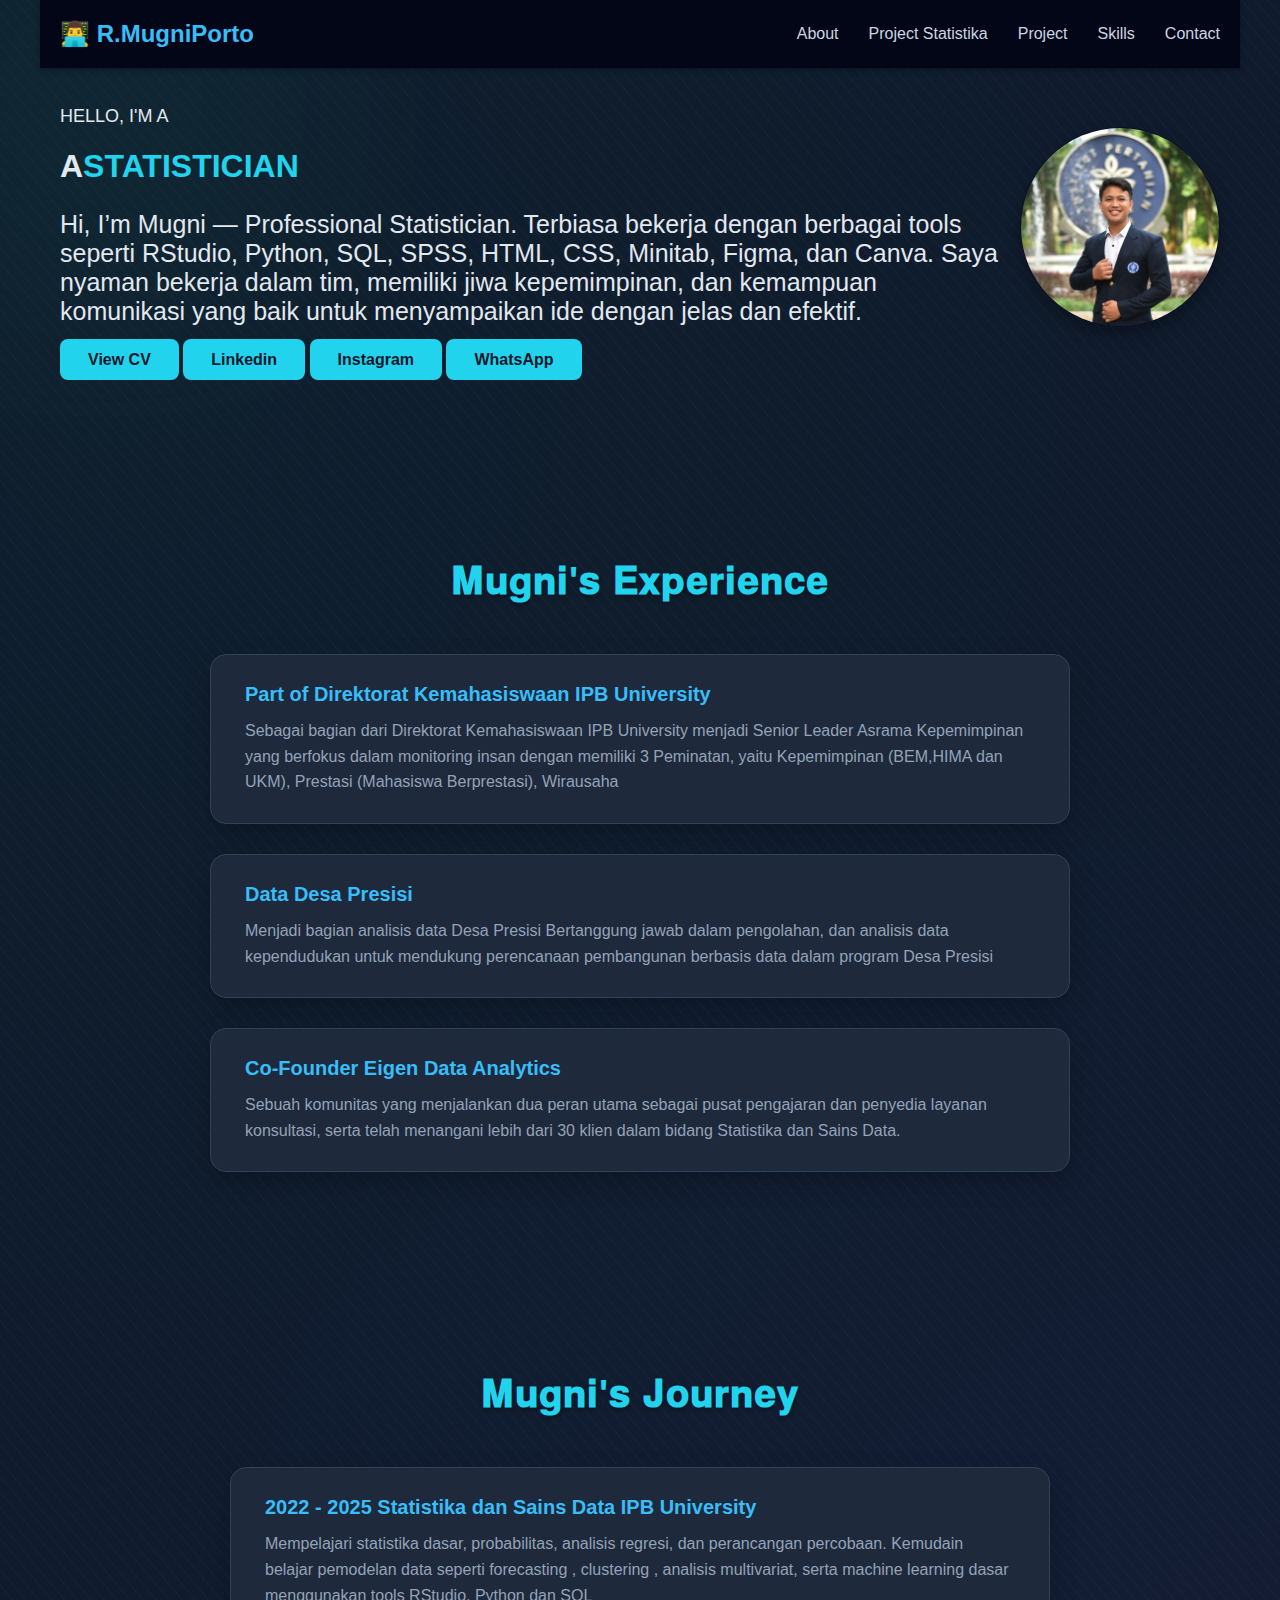
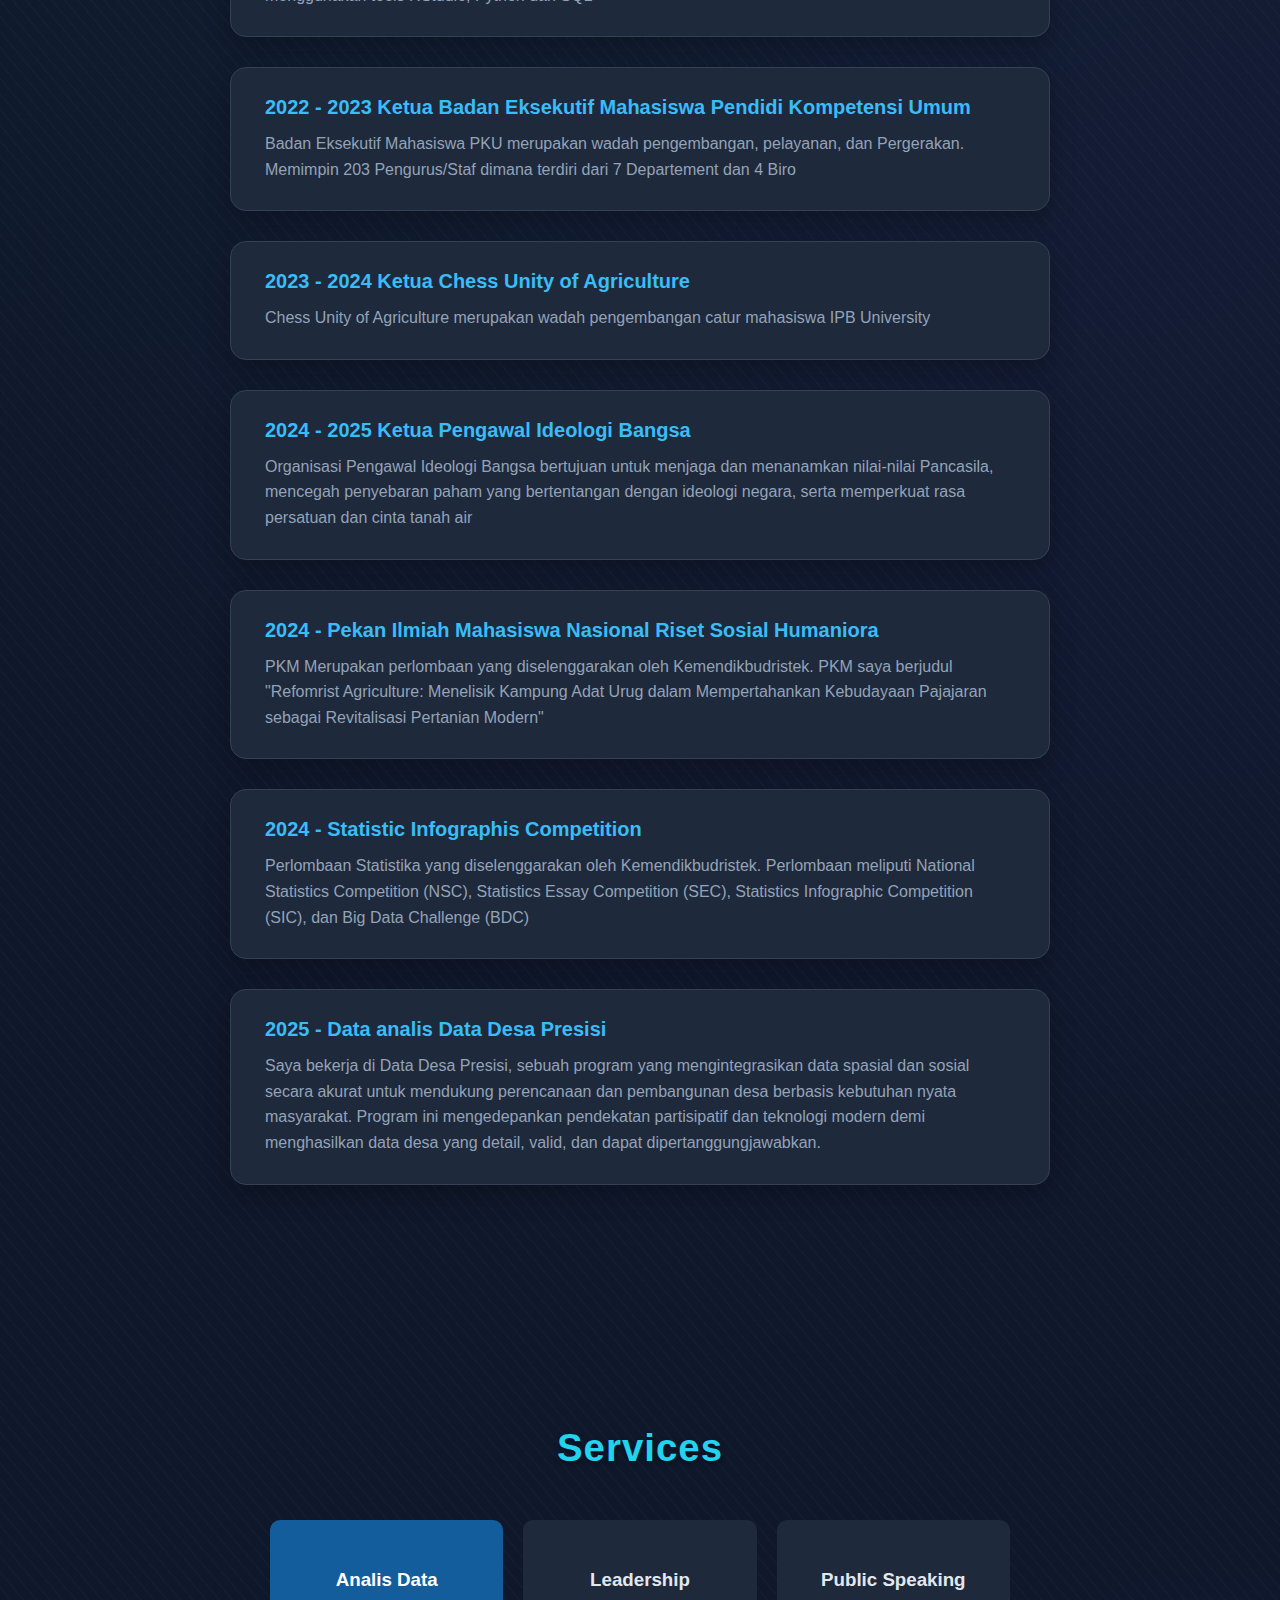
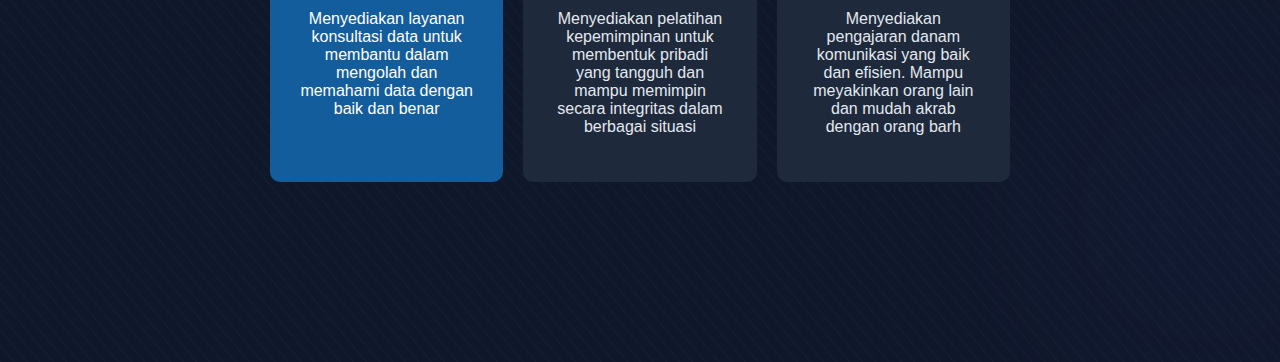
<file: index.html>
<!DOCTYPE html>
<html lang="id">
<head>
  <meta charset="UTF-8">
    <meta name="viewport" content="width=device-width, initial-scale=1.0">
      <title>R.MugniPorto</title>
        <link rel="stylesheet" href="style.css">
          <link rel="stylesheet" href="https://cdnjs.cloudflare.com/ajax/libs/font-awesome/6.5.0/css/all.min.css">
             <!-- AOS CSS -->
             <link href="https://unpkg.com/aos@2.3.1/dist/aos.css" rel="stylesheet" />
             <!-- AOS JS -->
             <script src="https://unpkg.com/aos@2.3.1/dist/aos.js"></script>
             <script>
               AOS.init();
               </script>
               
               </head>
               <body>
               
                 <!-- Header -->
                   <header class="header">
                       <div class="logo">👨‍💻 R.MugniPorto</div>
                       </div>
                           <nav class="nav">
                                 <ul>
                                 
                                         <a href="about.html" class="about-link">About</a>
                                         <a href="statistika.html" class="statistika-link">Project Statistika</a>
                                                 <a href="project.html" class="project-link">Project</a>
                                                                 <a href="skills.html" class="skills-link">Skills</a>
                                                                         <a href="contact.html" class="contact-link">Contact</a>
                                                                               </ul>
                                                                                   </nav>
                                                                                     </header>
                                                                                     
                                                                                       <!-- Hero Section -->
                                                                                         <section class="hero">
                                                                                             <div class="hero-text">
                                                                                                   <p class="tebal">Hello, I'm a</p>
                                                                                                         <h1>A<span class="green">Statistician</span></h1>
                                                                                                               <p style="font-size: 25px;">
                                                                                                                 Hi, I’m Mugni — Professional Statistician.
                                                                                                                 Terbiasa bekerja dengan berbagai tools seperti RStudio, Python, SQL, SPSS, HTML, CSS, Minitab, Figma, dan Canva. Saya nyaman bekerja dalam tim, memiliki jiwa kepemimpinan, dan kemampuan komunikasi yang baik untuk menyampaikan ide dengan jelas dan efektif.
                                                                                                                 </p>
                                                                                                                 
                                                                                                                       <a href="images/pdf/cv_mugni.pdf" class="btn-primary">View CV</a>
                                                                                                                        <a href="https://www.linkedin.com/in/r-mugni-chairil-arbi/" class="btn-primary">Linkedin</a>
                                                                                                                       <a href="https://www.instagram.com/mugniarbi_25/" class="btn-primary">Instagram</a>
                                                                                                                       <a href="http://wa.me/6285779463668" class="btn-primary">WhatsApp</a>
                                                                                                                       
                                                                                                                           </div>
                                                                                                                               <div class="hero-img">
                                                                                                                                     <img src="images/foto_profil.jpg" alt="Foto Profil">
                                                                                                                                         </div>
                                                                                                                                             
                                                                                                                                               </section>
                                                                                                                                               
                                                                                                                                                 
                                                                                                                                                  <section class="Experience-cards">
                                                                                                                                                    <div class="timeline-step" data-aos="fade-up" data-aos-delay="100"></div>
                                                                                                                                                      <h2>𝐌𝐮𝐠𝐧𝐢'𝐬 𝐄𝐱𝐩𝐞𝐫𝐢𝐞𝐧𝐜𝐞</h2>
                                                                                                                                                      
                                                                                                                                                        <div class="timeline-step"> 
                                                                                                                                                            <h3> Part of Direktorat Kemahasiswaan IPB University 
                                                                                                                                                                </h3>
                                                                                                                                                                    <p> Sebagai bagian dari Direktorat Kemahasiswaan IPB University menjadi Senior Leader Asrama Kepemimpinan yang berfokus dalam monitoring insan dengan memiliki 3 Peminatan, yaitu Kepemimpinan (BEM,HIMA dan UKM), Prestasi (Mahasiswa Berprestasi), Wirausaha</p>
                                                                                                                                                                      </div>
                                                                                                                                                                      
                                                                                                                                                                        
                                                                                                                                                                          <div class="timeline-step"> 
                                                                                                                                                                              <h3> Data Desa Presisi
                                                                                                                                                                                  </h3>
                                                                                                                                                                                      <p> Menjadi bagian analisis data Desa Presisi Bertanggung jawab dalam pengolahan, dan analisis data kependudukan untuk mendukung perencanaan pembangunan berbasis data dalam program Desa Presisi </p>
                                                                                                                                                                                        </div>
                                                                                                                                                                                        
                                                                                                                                                                                          <div class="timeline-step"> 
                                                                                                                                                                                              <h3> Co-Founder Eigen Data Analytics  
                                                                                                                                                                                                  </h3>
                                                                                                                                                                                                      <p>Sebuah komunitas yang menjalankan dua peran utama sebagai pusat pengajaran dan penyedia layanan konsultasi, serta telah menangani lebih dari 30 klien dalam bidang Statistika dan Sains Data. </p>
                                                                                                                                                                                                        </div>
                                                                                                                                                                                                        
                                                                                                                                                                                                        
                                                                                                                                                                                                        
                                                                                                                                                                                                        
                                                                                                                                                                                                         <section class="journey-cards">
                                                                                                                                                                                                           <div class="timeline-step" data-aos="fade-up" data-aos-delay="100"></div>
                                                                                                                                                                                                             <h2>𝐌𝐮𝐠𝐧𝐢'𝐬 𝐉𝐨𝐮𝐫𝐧𝐞𝐲</h2>
                                                                                                                                                                                                             
                                                                                                                                                                                                               <div class="timeline-step"> 
                                                                                                                                                                                                                   <h3>2022 - 2025 Statistika dan Sains Data IPB University
                                                                                                                                                                                                                       </h3>
                                                                                                                                                                                                                           <p>Mempelajari statistika dasar, probabilitas, analisis regresi, dan perancangan percobaan. Kemudain belajar pemodelan data seperti forecasting , clustering , analisis multivariat, serta machine learning dasar menggunakan tools RStudio, Python dan SQL </p>
                                                                                                                                                                                                                             </div>
                                                                                                                                                                                                                             
                                                                                                                                                                                                                               <div class="timeline-step"> 
                                                                                                                                                                                                                                   <h3>2022 - 2023  Ketua Badan Eksekutif Mahasiswa Pendidi Kompetensi Umum    </h3>
                                                                                                                                                                                                                                       <p>Badan Eksekutif Mahasiswa PKU merupakan wadah pengembangan, pelayanan, dan Pergerakan. Memimpin 203 Pengurus/Staf dimana terdiri dari 7 Departement dan 4 Biro </p>
                                                                                                                                                                                                                                         </div>
                                                                                                                                                                                                                                         
                                                                                                                                                                                                                                          <div class="timeline-step"> 
                                                                                                                                                                                                                                              <h3>2023 - 2024  Ketua Chess Unity of Agriculture</h3>
                                                                                                                                                                                                                                                  <p>Chess Unity of Agriculture merupakan wadah pengembangan catur mahasiswa IPB University </p>
                                                                                                                                                                                                                                                    </div>
                                                                                                                                                                                                                                                    
                                                                                                                                                                                                                                                      <div class="timeline-step"> 
                                                                                                                                                                                                                                                          <h3>2024 - 2025  Ketua Pengawal Ideologi Bangsa</h3>
                                                                                                                                                                                                                                                              <p>Organisasi Pengawal Ideologi Bangsa bertujuan untuk menjaga dan menanamkan nilai-nilai Pancasila, mencegah penyebaran paham yang bertentangan dengan ideologi negara, serta memperkuat rasa persatuan dan cinta tanah air</p>
                                                                                                                                                                                                                                                                </div>
                                                                                                                                                                                                                                                                
                                                                                                                                                                                                                                                                  <div class="timeline-step">
                                                                                                                                                                                                                                                                      <h3>2024 - Pekan Ilmiah Mahasiswa Nasional Riset Sosial Humaniora</h3>
                                                                                                                                                                                                                                                                          <p>PKM Merupakan perlombaan yang diselenggarakan oleh Kemendikbudristek. PKM saya berjudul "Refomrist Agriculture: Menelisik Kampung Adat Urug dalam Mempertahankan Kebudayaan Pajajaran sebagai Revitalisasi Pertanian Modern"</p>
                                                                                                                                                                                                                                                                            </div>
                                                                                                                                                                                                                                                                            
                                                                                                                                                                                                                                                                                <div class="timeline-step">
                                                                                                                                                                                                                                                                                    <h3>2024 - Statistic Infographis Competition</h3>
                                                                                                                                                                                                                                                                                        <p>Perlombaan Statistika yang diselenggarakan oleh Kemendikbudristek. Perlombaan meliputi National Statistics Competition (NSC), Statistics Essay Competition (SEC), Statistics Infographic Competition (SIC), dan Big Data Challenge (BDC)</p>
                                                                                                                                                                                                                                                                                          </div>
                                                                                                                                                                                                                                                                                          
                                                                                                                                                                                                                                                                                            <div class="timeline-step">
                                                                                                                                                                                                                                                                                                <h3>2025 - Data analis Data Desa Presisi</h3>
                                                                                                                                                                                                                                                                                                    <p>Saya bekerja di Data Desa Presisi, sebuah program yang mengintegrasikan data spasial dan sosial secara akurat untuk mendukung perencanaan dan pembangunan desa berbasis kebutuhan nyata masyarakat. Program ini mengedepankan pendekatan partisipatif dan teknologi modern demi menghasilkan data desa yang detail, valid, dan dapat dipertanggungjawabkan.</p>
                                                                                                                                                                                                                                                                                                      </div>
                                                                                                                                                                                                                                                                                                      </section>
                                                                                                                                                                                                                                                                                                      
                                                                                                                                                                                                                                                                                                      
                                                                                                                                                                                                                                                                                                      
                                                                                                                                                                                                                                                                                                      
                                                                                                                                                                                                                                                                                                        <!-- Services -->
                                                                                                                                                                                                                                                                                                          <section class="services">
                                                                                                                                                                                                                                                                                                              <h2>Services</h2>
                                                                                                                                                                                                                                                                                                                  <div class="service-grid">
                                                                                                                                                                                                                                                                                                                        <div class="service active">
                                                                                                                                                                                                                                                                                                                                <h3>Analis Data</h3>
                                                                                                                                                                                                                                                                                                                                        <p> Menyediakan layanan konsultasi data untuk membantu dalam mengolah dan memahami data dengan baik dan benar </p>
                                                                                                                                                                                                                                                                                                                                        
                                                                                                                                                                                                                                                                                                                                        </p>
                                                                                                                                                                                                                                                                                                                                              </div>
                                                                                                                                                                                                                                                                                                                                                    <div class="service">
                                                                                                                                                                                                                                                                                                                                                            <h3>Leadership</h3>
                                                                                                                                                                                                                                                                                                                                                                    <p>  Menyediakan pelatihan kepemimpinan untuk membentuk pribadi yang tangguh dan mampu memimpin secara integritas dalam berbagai situasi</p>
                                                                                                                                                                                                                                                                                                                                                                          </div>
                                                                                                                                                                                                                                                                                                                                                                                <div class="service">
                                                                                                                                                                                                                                                                                                                                                                                        <h3> Public Speaking</h3>
                                                                                                                                                                                                                                                                                                                                                                                                <p>Menyediakan pengajaran danam komunikasi yang baik dan efisien. Mampu meyakinkan orang lain dan mudah akrab dengan orang barh</p>
                                                                                                                                                                                                                                                                                                                                                                                                      </div>
                                                                                                                                                                                                                                                                                                                                                                                                            
                                                                                                                                                                                                                                                                                                                                                                                                                </div>
                                                                                                                                                                                                                                                                                                                                                                                                                  </section>
                                                                                                                                                                                                                                                                                                                                                                                                                    
                                                                                                                                                                                                                                                                                                                                                                                                                    </body>
                                                                                                                                                                                                                                                                                                                                                                                                                    </html>
</file>
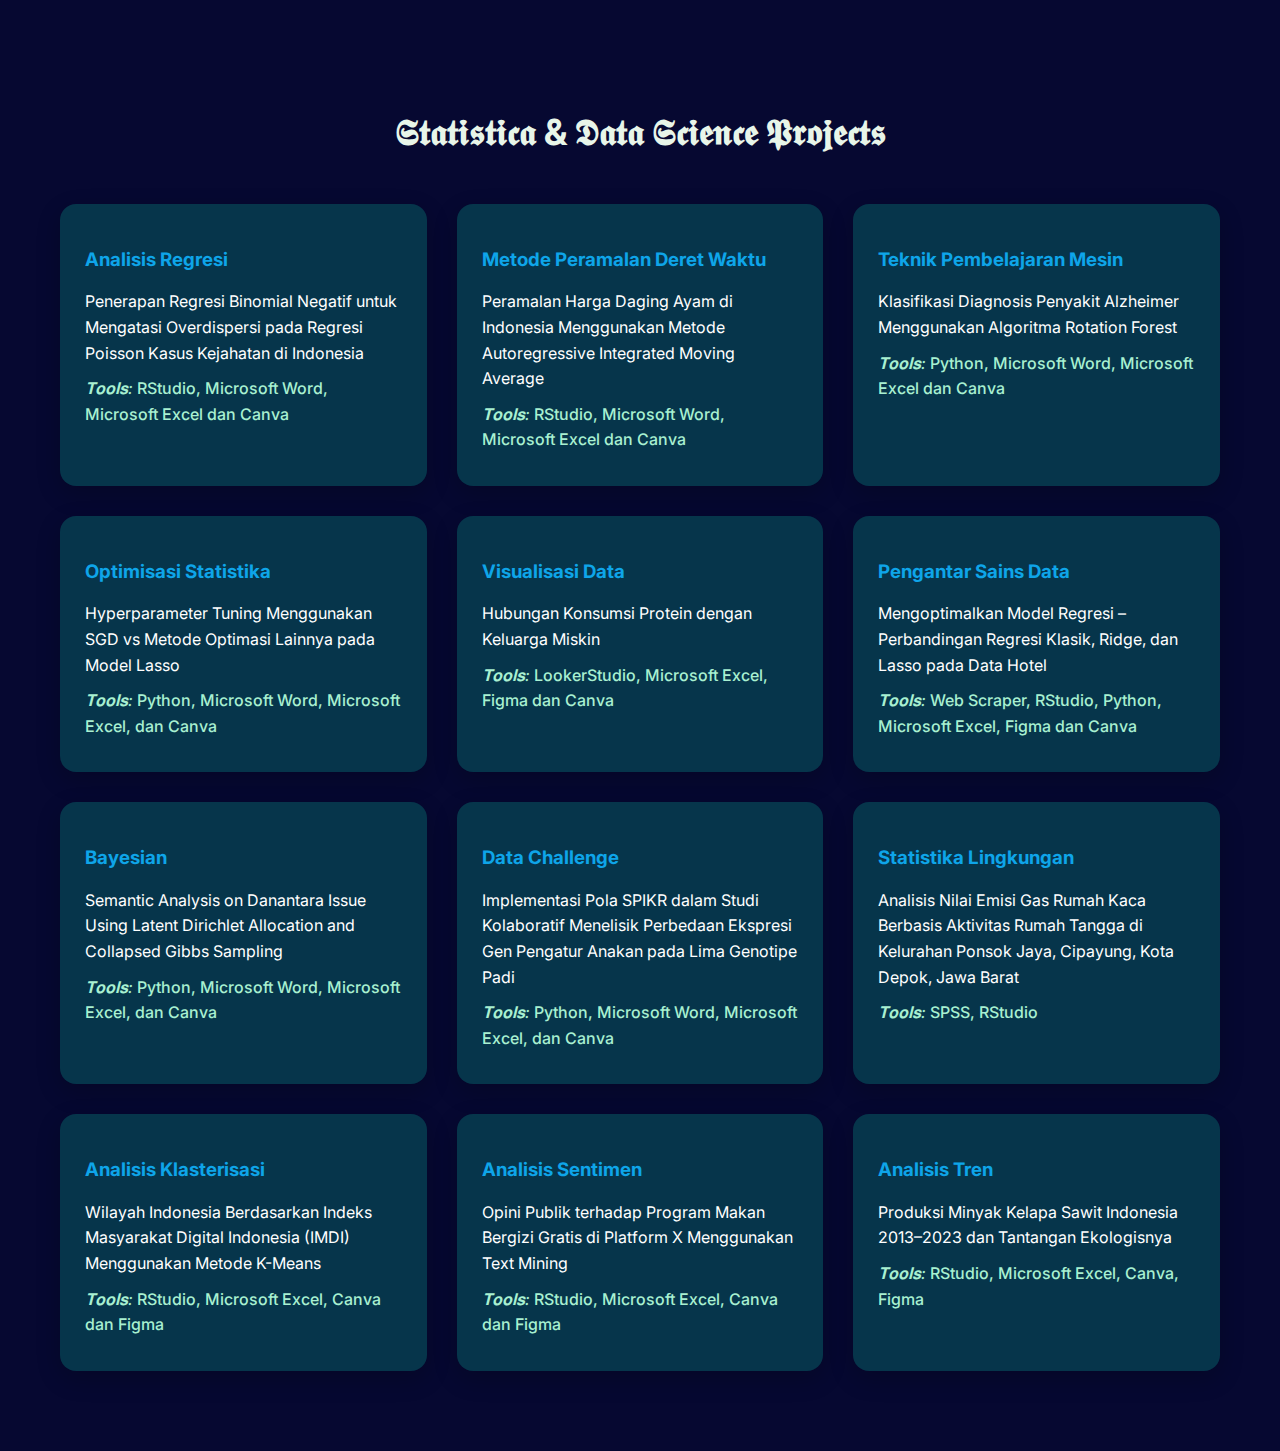
<file: statistika.html>
<!DOCTYPE html>
<html lang="id">
<head>
  <meta charset="UTF-8" />
  <meta name="viewport" content="width=device-width, initial-scale=1.0" />
  <title>Statistical & Data Science Projects</title>
  <link href="https://fonts.googleapis.com/css2?family=Inter:wght@400;600;700&display=swap" rel="stylesheet" />
  <style>
    body {
      margin: 0;
      font-family: 'Inter', sans-serif;
      background-color: #060831;
      color: #e8f5e9;
    }

    .stat-projects {
      padding: 80px 60px;
      max-width: 1200px;
      margin: auto;
    }

    .section-title {
      text-align: center;
      font-size: 36px;
      font-weight: 700;
      color: #;
      margin-bottom: 50px;
    }

    .stat-project-list {
      display: grid;
      grid-template-columns: repeat(auto-fit, minmax(320px, 1fr));
      gap: 30px;
    }

    .stat-project-item {
      background-color: #06354b;
      padding: 25px;
      border-radius: 16px;
      box-shadow: 0 8px 24px rgba(0, 0, 0, 0.2);
      transition: transform 0.3s ease, box-shadow 0.3s ease;
    }

    .stat-project-item:hover {
      transform: translateY(-6px);
      box-shadow: 0 12px 28px rgba(0, 255, 179, 0.15);
    }

    .project-title-link {
      color: #0ea5e9;
      text-decoration: none;
      transition: color 0.3s ease;
    }

    .project-title-link:hover {
      color: #0ea5e9;
      text-decoration: underline;
    }

    .stat-project-item p {
      margin: 8px 0;
      line-height: 1.6;
      color: #ffffff;
    }

    .stat-project-item p:last-of-type {
      margin-top: 10px;
      font-weight: 500;
      color: #a8f0d1;
    }

    @media (max-width: 768px) {
      .stat-projects {
        padding: 40px 20px;
      }

      .section-title {
        font-size: 28px;
      }
    }
  </style>
</head>
<body>
  <section class="stat-projects" id="stat-projects">
    <h2 class="section-title">𝕾𝖙𝖆𝖙𝖎𝖘𝖙𝖎𝖈𝖆 & 𝕯𝖆𝖙𝖆 𝕾𝖈𝖎𝖊𝖓𝖈𝖊 𝕻𝖗𝖔𝖏𝖊𝖈𝖙𝖘</h2>
    <div class="stat-project-list">

      <div class="stat-project-item">
        <h3><a href="https://drive.google.com/drive/folders/1C8XI6P4nZ6RcZ-ZhBbt35RDAvjPQcCQ9?usp=drive_link" class="project-title-link" target="_blank">Analisis Regresi</a></h3>
        <p>Penerapan Regresi Binomial Negatif untuk Mengatasi Overdispersi pada Regresi Poisson Kasus Kejahatan di Indonesia</p>
        <p><em>𝐓𝐨𝐨𝐥𝐬:</em> RStudio, Microsoft Word, Microsoft Excel dan Canva</p>
      </div>

      <div class="stat-project-item">
        <h3><a href="https://drive.google.com/drive/folders/1jDiGI1JXiLSppBpX9JWBTQWNnKZqv_HR?usp=drive_link" class="project-title-link" target="_blank">Metode Peramalan Deret Waktu</a></h3>
        <p>Peramalan Harga Daging Ayam di Indonesia Menggunakan Metode Autoregressive Integrated Moving Average</p>
        <p><em>𝐓𝐨𝐨𝐥𝐬:</em> RStudio, Microsoft Word, Microsoft Excel dan Canva</p>
      </div>

      <div class="stat-project-item">
        <h3><a href="https://drive.google.com/drive/folders/1Ku_VQO_8Zp-CoyCm4bfFC-IvB5UTWUId?usp=drive_link" class="project-title-link" target="_blank">Teknik Pembelajaran Mesin</a></h3>
        <p>Klasifikasi Diagnosis Penyakit Alzheimer Menggunakan Algoritma Rotation Forest</p>
        <p><em>𝐓𝐨𝐨𝐥𝐬:</em> Python, Microsoft Word, Microsoft Excel dan Canva</p>
      </div>

      <div class="stat-project-item">
        <h3><a href="https://drive.google.com/drive/folders/1_6jmRf16gYjSYVNTbhwBBEczwUq6lan9?usp=drive_link" class="project-title-link" target="_blank">Optimisasi Statistika</a></h3>
        <p>Hyperparameter Tuning Menggunakan SGD vs Metode Optimasi Lainnya pada Model Lasso</p>
        <p><em>𝐓𝐨𝐨𝐥𝐬:</em> Python, Microsoft Word, Microsoft Excel, dan Canva</p>
      </div>

      <div class="stat-project-item">
        <h3><a href="https://lookerstudio.google.com/reporting/1cfaa364-671b-45e7-9748-39be68ca1850/page/1M" class="project-title-link" target="_blank">Visualisasi Data</a></h3>
        <p>Hubungan Konsumsi Protein dengan Keluarga Miskin</p>
        <p><em>𝐓𝐨𝐨𝐥𝐬:</em> LookerStudio, Microsoft Excel, Figma dan Canva</p>
      </div>

      <div class="stat-project-item">
        <h3><a href="https://drive.google.com/drive/folders/1S462Imh0BhHBv48S9OmS54HAMODP6gA9?usp=drive_link" class="project-title-link" target="_blank">Pengantar Sains Data</a></h3>
        <p>Mengoptimalkan Model Regresi – Perbandingan Regresi Klasik, Ridge, dan Lasso pada Data Hotel</p>
        <p><em>𝐓𝐨𝐨𝐥𝐬:</em> Web Scraper, RStudio, Python, Microsoft Excel, Figma dan Canva</p>
      </div>

      <div class="stat-project-item">
        <h3><a href="https://drive.google.com/drive/folders/18Zo5ydEE-pGM5lXNbEG9vk4UG4AW3ZJ2?usp=drive_link" class="project-title-link" target="_blank">Bayesian</a></h3>
        <p>Semantic Analysis on Danantara Issue Using Latent Dirichlet Allocation and Collapsed Gibbs Sampling</p>
        <p><em>𝐓𝐨𝐨𝐥𝐬:</em> Python, Microsoft Word, Microsoft Excel, dan Canva</p>
      </div>

      <div class="stat-project-item">
        <h3><a href="https://drive.google.com/drive/folders/1vnyym-EfeafsoRw7HDwUT7Lj1ZkwlpEH?usp=drive_link" class="project-title-link" target="_blank">Data Challenge</a></h3>
        <p>Implementasi Pola SPIKR dalam Studi Kolaboratif Menelisik Perbedaan Ekspresi Gen Pengatur Anakan pada Lima Genotipe Padi</p>
        <p><em>𝐓𝐨𝐨𝐥𝐬:</em> Python, Microsoft Word, Microsoft Excel, dan Canva</p>
      </div>

      <div class="stat-project-item">
        <h3><a href="#" class="project-title-link" target="_blank">Statistika Lingkungan</a></h3>
        <p>Analisis Nilai Emisi Gas Rumah Kaca Berbasis Aktivitas Rumah Tangga di Kelurahan Ponsok Jaya, Cipayung, Kota Depok, Jawa Barat</p>
        <p><em>𝐓𝐨𝐨𝐥𝐬:</em> SPSS, RStudio</p>
      </div>

      <div class="stat-project-item">
        <h3><a href="https://drive.google.com/drive/folders/1yRdzSvazYIkhybqzFE86bgIqe49n3boH?usp=drive_link" class="project-title-link" target="_blank">Analisis Klasterisasi</a></h3>
        <p>Wilayah Indonesia Berdasarkan Indeks Masyarakat Digital Indonesia (IMDI) Menggunakan Metode K-Means</p>
        <p><em>𝐓𝐨𝐨𝐥𝐬:</em> RStudio, Microsoft Excel, Canva dan Figma</p>
      </div>

       <div class="stat-project-item">
        <h3><a href="https://drive.google.com/drive/folders/1nZv6HxVPdfle54T-PF4-_jxxy9zCEnQE?usp=drive_link" class="project-title-link" target="_blank">Analisis Sentimen</a></h3>
        <p>Opini Publik terhadap Program Makan Bergizi Gratis di Platform X Menggunakan Text Mining</p>
        <p><em>𝐓𝐨𝐨𝐥𝐬:</em> RStudio, Microsoft Excel, Canva dan Figma</p>
      </div>  

      <div class="stat-project-item">
        <h3><a href="https://drive.google.com/drive/folders/1KalcILJ9Y2DhUM5qIiO848BCAm1c7gEV?usp=drive_link" class="project-title-link" target="_blank">Analisis Tren</a></h3>
        <p>Produksi Minyak Kelapa Sawit Indonesia 2013–2023 dan Tantangan Ekologisnya</p>
        <p><em>𝐓𝐨𝐨𝐥𝐬:</em> RStudio, Microsoft Excel, Canva, Figma</p>
      </div>

    </div>
  </section>
</body>
</html>
</file>
<file: style.css>
body {
  margin: 0;
  font-family: 'Segoe UI', sans-serif;
  background-color: #f8fafc; /* warna abu terang */
  background-image:
    radial-gradient(circle at 10% 10%, rgba(14, 165, 233, 0.08) 0%, transparent 60%),
    radial-gradient(circle at 90% 50%, rgba(59, 130, 246, 0.08) 0%, transparent 60%),
    repeating-linear-gradient(
      45deg,
      rgba(0, 0, 0, 0.01) 0px,
      rgba(0, 0, 0, 0.01) 1px,
      transparent 2px,
      transparent 10px
    );
  background-repeat: no-repeat;
  background-size: cover;
  color: #0f172a; /* ubah warna teks agar lebih kontras */
  position: relative;
} 

a {
  text-decoration: none;
  color: inherit;
  transition: color 0.3s ease;
}

.header {
  width: 100vw; /* Tambahkan ini agar lebar 100% dari layar */
  display: flex;
  justify-content: space-between;
  align-items: center;
  padding: 20px 60px;
  background: #020617;
  box-shadow: 0 2px 6px rgba(0, 0, 0, 0.3);
  z-index: 1000;
  position: sticky;
  top: 0;
  left: 0; /* pastikan menempel kiri */
  right: 0; /* pastikan menempel kanan */
  box-sizing: border-box; /* hindari overflow dari padding */
}


.nav ul {
  display: flex;
  list-style: none;
  gap: 30px;
  margin: 0;
  padding: 0;
}

.nav a {
  font-weight: 500;
  color: #cbd5e1;
}

.nav a:hover {
  color: #22d3ee;
}

.btn-header {
  background: #22d3ee;
  color: #0f172a;
  padding: 10px 18px;
  border-radius: 8px;
  font-weight: bold;
  transition: background 0.3s ease;
}

.btn-header:hover {
  background: #0ea5e9;
  color: white;
}

.hero {
  display: flex;
  justify-content: space-between;
  align-items: center;
  padding: 90px 100px;
  gap: 50px; /* ➕ ruang antar elemen */
  flex-wrap: wrap; /* responsif */
}

.hero-img {
  flex-shrink: 0;
}

.hero-img img {
  width: 420px;
  height: 420px;
  object-fit: cover;
  border-radius: 50%; /* bulat */
  box-shadow: 0 10px 30px rgba(0, 0, 0, 0.3);
  transition: transform 0.3s ease, box-shadow 0.3s ease;
}

.hero-img img:hover {
  transform: scale(1.05);
  box-shadow: 0 14px 40px rgba(0, 0, 0, 0.4);
}

.hero-text {
  flex: 1;
  min-width: 300px;
}

.hero-text .tebal {
  text-transform: uppercase;
  font-size: 18px; /* kamu bisa sesuaikan */
}

.hero-text h1 {
  text-transform: uppercase;
}



.green {
  color: #22d3ee;
}

.btn-primary {
  margin-top: 20px;
  padding: 12px 28px;
  background: #22d3ee;
  color: #0f172a;
  font-weight: bold;
  border: none;
  border-radius: 8px;
  cursor: pointer;
  transition: background 0.3s ease;
}

.btn-primary:hover {
  background: #0ea5e9;
  color: white;
}

.hero-img img {
  width: 380px;
  border-radius: 20px;
  box-shadow: 0 10px 30px rgba(0, 0, 0, 0.4);
  transition: transform 0.3s ease;
}

.hero-img img:hover {
  transform: scale(1.03);
}

.about {
  display: flex;
  justify-content: space-between;
  padding: 100px 60px;
  gap: 60px;
  flex-wrap: wrap;
}


.about-img {
  position: relative;
}

.about-img img {
  width: 300px;
  border-radius: 20px;
}

.badge {
  position: absolute;
  background: #0f172a;
  color: white;
  padding: 10px;
  border-radius: 10px;
  font-size: 0.8rem;
  text-align: center;
}

.badge1 {
  top: -10px;
  left: -10px;
}

.badge2 {
  bottom: -10px;
  right: -10px;
}

.btn-green {
  background: #1086b9;
  padding: 10px 20px;
  color: white;
  border-radius: 5px;
  margin-right: 10px;
}

.btn-outline {
  border: 1px solid #10b981;
  padding: 10px 20px;
  color: #10b981;
  border-radius: 5px;
}

.services {
  padding: 100px  60px;
  text-align: center;
}

.service-grid {
  display: flex;
  gap: 20px;
  margin-top: 40px;
}

.service {
  flex: 1;
  background: #1e293b;
  padding: 30px;
  border-radius: 10px;
}

.service.active {
  background: #145d9c;
  color: white;
}

.portfolio {
  padding: 80px 60px;
}

.portfolio-grid {
  display: grid;
  grid-template-columns: repeat(auto-fit, minmax(250px, 1fr));
  gap: 20px;
}

.portfolio-grid img {
  width: 100%;
  border-radius: 10px;
}

.logo {
  font-size: 1.5rem;
  font-weight: bold;
  display: flex;
  align-items: center;
  gap: 10px;
  color: #38bdf8;
}

.logo i {
  font-size: 1.4rem;
}

body::before {
  content: "";
  position: absolute;
  width: 400px;
  height: 400px;
  top: -100px;
  left: -100px;
  background: #10b981;
  opacity: 0.05;
  filter: blur(100px);
  z-index: 0;
}

body::after {
  content: "";
  position: absolute;
  width: 300px;
  height: 300px;
  bottom: 0;
  right: -80px;
  background: #6366f1;
  opacity: 0.05;
  filter: blur(120px);
  z-index: 0;
}
.header, .hero, .about, .services, .portfolio {
  position: relative;
  z-index: 1;
}

.hero-img img {
  width: 200px;            /* Ukuran bebas bisa disesuaikan */
  height: 200px;
  object-fit: cover;       /* Biar nggak gepeng atau pecah */
  border-radius: 50%;      /* Ini bikin bentuk bulat */
  border: 1px solid #0d0c2b; /* Opsional: garis hijau di sekeliling */
  box-shadow: 0 8px 16px rgba(0, 0, 0, 0.3); /* Efek bayangan */
}

@media (max-width: 768px) {
  .header {
    flex-direction: column;
    gap: 15px;
    padding: 20px 30px;
    text-align: center;
  }

  .nav ul {
    flex-direction: column;
    gap: 10px;
    padding: 0;
    margin: 10px 0;
  }

  .hero {
    flex-direction: column-reverse;
    align-items: center;
    text-align: center;
    padding: 60px 20px;
  }

  .hero-text h1 {
    font-size: 2rem;
  }

  .hero-img img {
    width: 150px;
    height: 150px;
    margin-bottom: 20px;
  }

  .about {
    flex-direction: column;
    align-items: center;
    padding: 60px 20px;
    text-align: center;
  }

  .about-img img {
    width: 200px;
    margin-bottom: 20px;
  }

  .badge1, .badge2 {
    display: none;
  }

  .services {
    padding: 60px 20px;
  }

  .service-grid {
    flex-direction: column;
  }

  .portfolio {
    padding: 60px 20px;
  }

  .portfolio-grid {
    grid-template-columns: 1fr;
  }

  .btn-header {
    padding: 8px 16px;
    font-size: 0.9rem;
  }

  .btn-primary, .btn-green, .btn-outline {
    display: inline-block;
    margin: 10px 5px;
    font-size: 0.95rem;
    padding: 10px 20px;
  }
}
.card-profile {
  display: flex;
  justify-content: center;
  padding: 80px 20px;
}

.profile-card {
  background-color: #1e293b;
  color: white;
  padding: 40px;
  border-radius: 15px;
  text-align: center;
  width: 300px;
  box-shadow: 0 10px 30px rgba(0, 0, 0, 0.3);
}

.profile-card img {
  width: 120px;
  height: 120px;
  border-radius: 50%;
  margin-bottom: 20px;
}

.Experience-cards,
.journey-cards {
  max-width: 900px;
  margin: 0 auto;
  padding: 80px 20px;
  color: #e2e8f0;
}

.Experience-cards h2,
.journey-cards h2 {
  font-size: 2.4rem;
  color: #22d3ee;
  text-align: center;
  margin-bottom: 50px;
  font-weight: bold;
  letter-spacing: 1px;
  text-shadow: 0 2px 5px rgba(0, 0, 0, 0.4);
}

.timeline-step {
  background-color: #1e293b; /* dark slate background */
  border: 1px solid #334155; /* slightly lighter for outline */
  border-radius: 16px;
  padding: 28px 34px;
  margin-bottom: 30px;
  box-shadow: 0 10px 25px rgba(0, 0, 0, 0.25);
  transition: transform 0.3s ease, box-shadow 0.3s ease;
}

.timeline-step:hover {
  transform: translateY(-6px);
  box-shadow: 0 14px 30px rgba(34, 211, 238, 0.3);
}

.timeline-step h3 {
  margin: 0 0 12px;
  font-size: 1.25rem;
  font-weight: 600;
  color: #38bdf8; /* soft sky blue */
}

.timeline-step p {
  margin: 0;
  color: #94a3b8; /* slate-300 */
  font-size: 1rem;
  line-height: 1.6;
}
.projects {
  padding: 100px 20px;
  max-width: 1100px;
  margin: 0 auto;
  text-align: center;
}

.section-title {
  font-size: 2rem;
  color: #38bdf8;
  margin-bottom: 50px;
}

.project-grid {
  display: grid;
  grid-template-columns:repeat(auto-fit, minmax(280px, 1fr));
  gap: 30px;
}

.project-card {
  background-color: #1e293b;
  border-radius: 12px;
  overflow: hidden;
  box-shadow: 0 8px 20px rgba(0, 0, 0, 0.2);
  transition: transform 0.3s ease;
}

.project-card:hover {
  transform: translateY(-8px);
}

.project-card img {
  width: 100%;
  height: 180px;
  object-fit: cover;
}

.project-card h3 {
  color: #10b981;
  margin: 15px 0 10px;
  font-size: 1.2rem;
}

.project-card p {
  color: #cbd5e1;
  font-size: 0.95rem;
  padding: 0 15px 15px;
}



.project-link:hover {
  color: #10b981; /* Bisa tetap beri efek hover kalau mau */
}

.project-card {
  background-color: #1e293b;
  border-radius: 12px;
  overflow: hidden;
  box-shadow: 0 8px 20px rgba(0, 0, 0, 0.2);
  transition: transform 0.3s ease, box-shadow 0.3s ease;
}

.project-card:hover {
  transform: scale(1.03);
  box-shadow: 0 15px 30px rgba(0, 0, 0, 0.3);
}




.section-title {
  font-size: 2rem;
  color: #38bdf8;
  margin-bottom: 50px;
  position: relative;
}

.section-title: {
  content: "";
  display: block;
  width: 60px;
  height: 3px;
  background-color: #38bdf8;
  margin: 10px auto 0;
  border-radius: 5px;
}
.project-image {
  position: relative;
  overflow: hidden;
}

.project-image img {
  width: 100%;
  display: block;
}

.overlay {
  position: absolute;
  top: 0;
  left: 0;
  width: 100%;
  height: 100%;
  background: rgba(15, 23, 42, 0.8);
  color: #fff;
  opacity: 0;
  display: flex;
  flex-direction: column;
  justify-content: center;
  align-items: center;
  transition: opacity 0.3s ease;
  text-align: center;
  padding: 0 15px;
}

.project-image:hover .overlay {
  opacity: 1;
}

.project-desc {
  padding: 15px;
  color: #cbd5e1;
  font-size: 0.95rem;
}
@media (max-width: 500px) {
  .project-desc {
    font-size: 0.9rem;
    padding: 15px;
    text-align: center;
  }

  .project-link {
    font-size: 0.9rem;
  }
}
.projects {
  padding: 80px 20px;
  max-width: 1200px;
  margin: 0 auto;
  text-align: center;
}
.about {
  padding: 100px 20px;
  max-width: 1100px;
  margin: 0 auto;
}

.about-container {
  display: flex;
  align-items: center;
  gap: 40px;
  flex-wrap: wrap;
}

.about-img img {
  width: 250px;
  height: 250px;
  object-fit: cover;
  border-radius: 50%;
  border: 4px solid #f9fffd;
  box-shadow: 0 10px 20px rgba(0, 0, 0, 0.3);
}

.about-text {
  flex: 1;
}

.about-text h2 {
  font-size: 2rem;
  color: #0fb7d4;
  margin-bottom: 20px;
}

.about-text p {
  color: #cbd5e1;
  line-height: 1.7;
  margin-bottom: 20px;
}

.btn-green {
  background: #0fb7d4;
  color: white;
  padding: 10px 24px;
  border-radius: 6px;
  text-decoration: none;
  transition: background 0.3s ease;
}

.btn-green:hover {
  background: #0e9e6e;
}
@media (max-width: 768px) {
  .about-container {
    flex-direction: column;
    text-align: center;
  }

  .about-text {
    padding-top: 20px;
  }
}

.skill-bar {
  background: #334155;
  height: 14px;
  border-radius: 10px;
  overflow: hidden;
}

.bar-fill {
  background: #0ea5e9;
  height: 100%;
  width: 0;
  animation: fillBar 1.2s ease forwards;
  border-radius: 10px;
}

/* Animasi isi bar */
@keyframes fillBar {
  from {
    width: 0;
  }
}
.about-wrapper {
  display: flex;
  justify-content: center;
  align-items: center;
  min-height: 90vh; /* Biar posisinya di tengah layar */
  padding: 20px;
}

.about-content {
  display: flex;
  flex-direction: column;
  align-items: center;
  text-align: center;
}

.profile-pic {
  width: 120px;
  height: 120px;
  border-radius: 30%;
  margin-bottom: 20px;
  object-fit: cover;
}

.about {
  max-width: 900px;
  padding: 18px;
  font-size: 1.1rem;
  line-height: 1.9;
  color: hsl(0, 14%, 97%);
  font-family: 'Segoe UI', sans-serif;
}

/* Responsif */
@media (max-width: 500px) {
  .about {
    font-size: 1rem;
    padding: 13px;
  }
}



.skills {
  padding: 100px 20px;
  max-width: 800px;
  margin: 0 auto;
}

.section-title {
  text-align: center;
  font-size: 2rem;
  color: #38bdf8;
  margin-bottom: 50px;
}

.skills-wrapper {
  display: flex;
  flex-direction: column;
  gap: 25px;
}

.skill p {
  margin: 0 0 8px;
  font-weight: 500;
  color: #ffffff;
  display: flex;
  align-items: center;
  gap: 10px;
  font-size: 1rem;
}

.skill p i {
  font-size: 1.2rem;
  color: #0ea5e9;
}

.skill-bar {
  background: #334155;
  height: 14px;
  border-radius: 10px;
  overflow: hidden;
}

.bar-fill {
  background: #0ea5e9;
  height: 100%;
  width: 0;
  animation: fillBar 1.2s ease forwards;
  border-radius: 10px;
}

@keyframes fillBar {
  from {
    width: 0;
  }
}
.contact {
  padding: 100px 20px;
  max-width: 700px;
  margin: 0 auto;
  text-align: center;
}

.contact-subtext {
  color: #cbd5e1;
  margin-bottom: 40px;
}

.contact-form {
  display: flex;
  flex-direction: column;
  gap: 20px;
}

.contact-form input,
.contact-form textarea {
  padding: 14px;
  border: none;
  border-radius: 8px;
  background: #1e293b;
  color: #ffffff;
  font-size: 1rem;
}

.contact-form input::placeholder,
.contact-form textarea::placeholder {
  color: #94a3b8;
}

.contact-form button {
  background-color: #176395;
  color: white;
  padding: 12px;
  border: none;
  border-radius: 8px;
  font-size: 1rem;
  cursor: pointer;
  transition: background 0.3s ease;
}

.contact-form button:hover {
  background-color: #0f766e;
}

.contact-info {
  margin-top: 50px;
  color: #e2e8f0;
  font-size: 0.95rem;
}

.tebal {

  font-size: 1,1rem;

}
 .intro-text {
  font-size: 28px;
  font-weight: 600;
  line-height: 1.6;
  color: #fff; /* atau warna lain sesuai tema */
  text-align: center;
}

* {
  box-sizing: border-box;
}

body {
  margin: 0;
  font-family: 'Segoe UI', sans-serif;
  background-color: #0f172a;
  background-image:
    radial-gradient(circle at 10% 10%, rgba(16, 185, 129, 0.05) 0%, transparent 60%),
    radial-gradient(circle at 90% 50%, rgba(99, 102, 241, 0.05) 0%, transparent 60%),
    repeating-linear-gradient(
      50deg,
      rgba(255, 255, 255, 0.02) 0px,
      rgba(255, 255, 255, 0.02) 1px,
      transparent 2px,
      transparent 10px
    );
  background-repeat: no-repeat;
  background-size: cover;
  color: #e2e8f0;
  overflow-x: hidden; /* Tambahan penting */
}

.header,
.hero {
  max-width: 1200px;
  margin: 0 auto;
  padding: 20px;
  width: 100%;
}

.hero {
  display: flex;
  justify-content: space-between;
  align-items: center;
  flex-wrap: wrap; /* Supaya tidak overflow di layar kecil */
  gap: 20px;
}

.hero img {
  max-width: 100%;    /* Penting */
  height: auto;
  border-radius: 50%;
}
</file>
